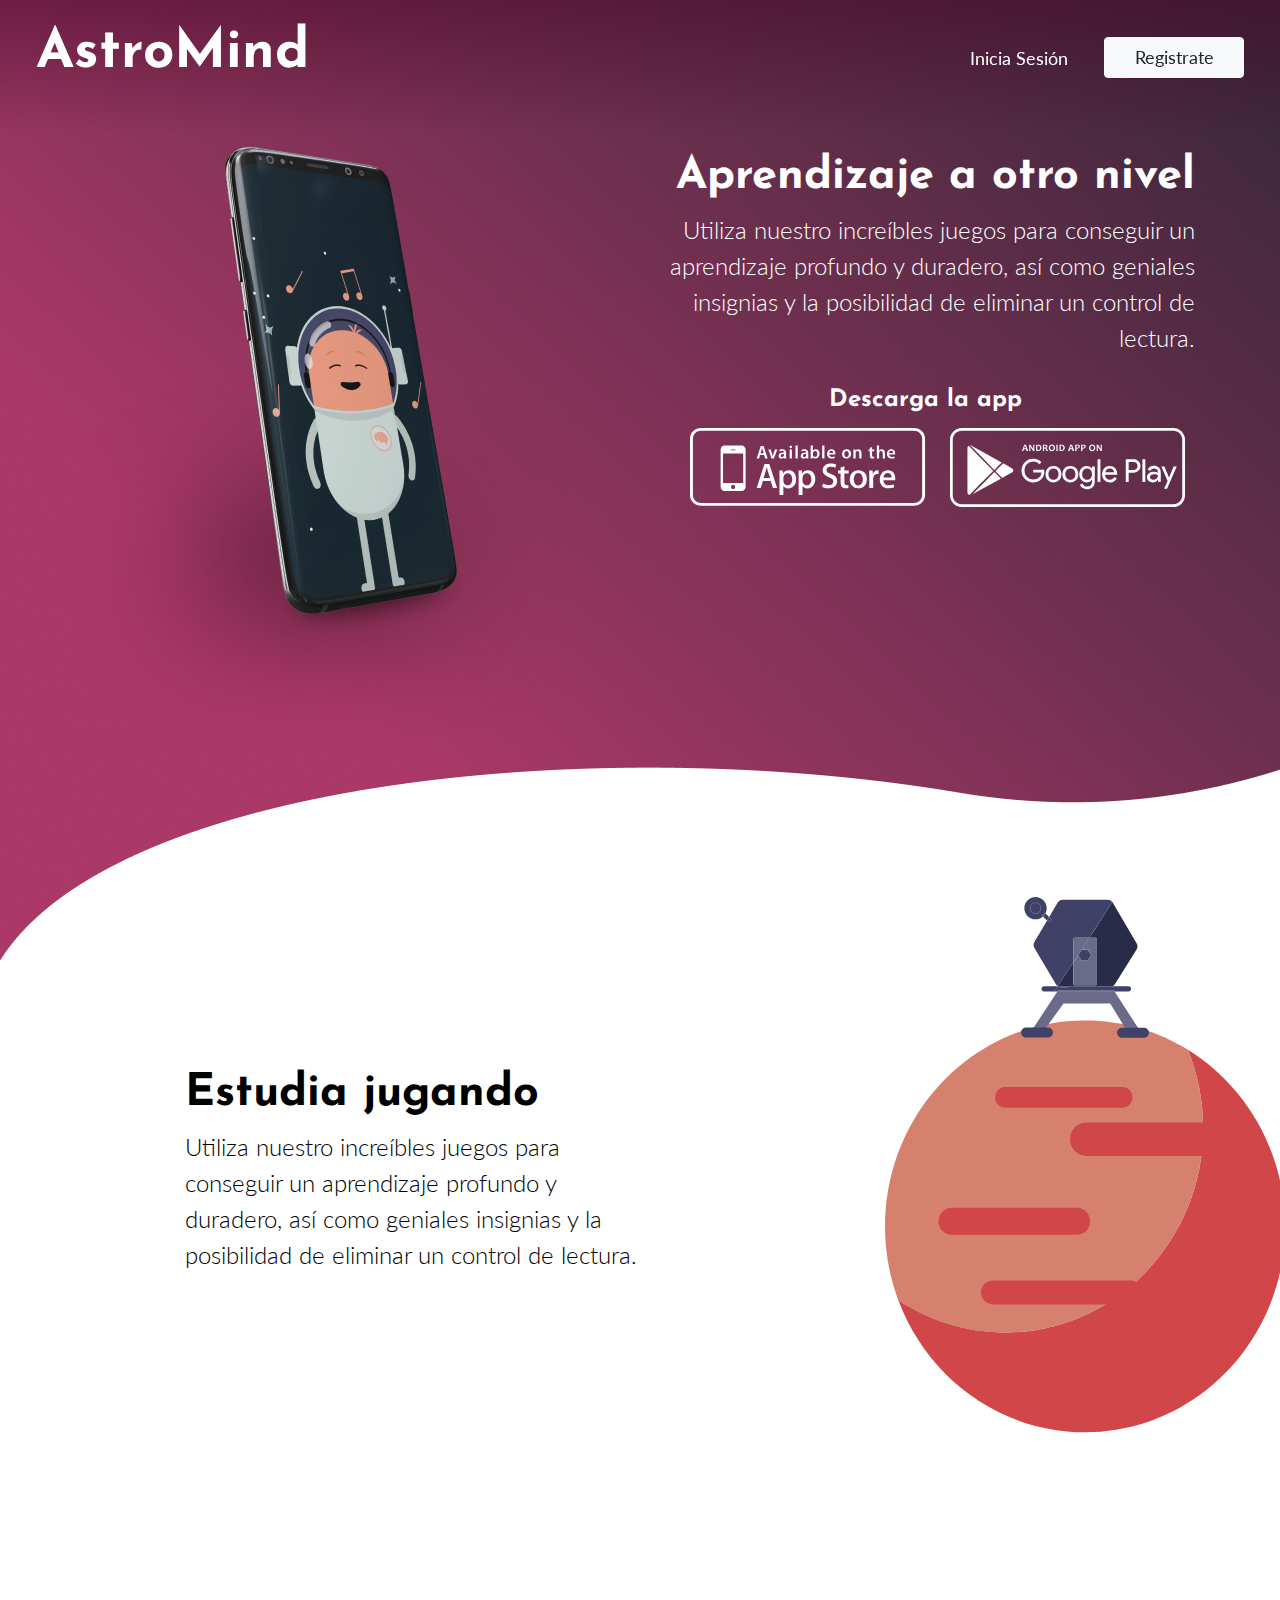
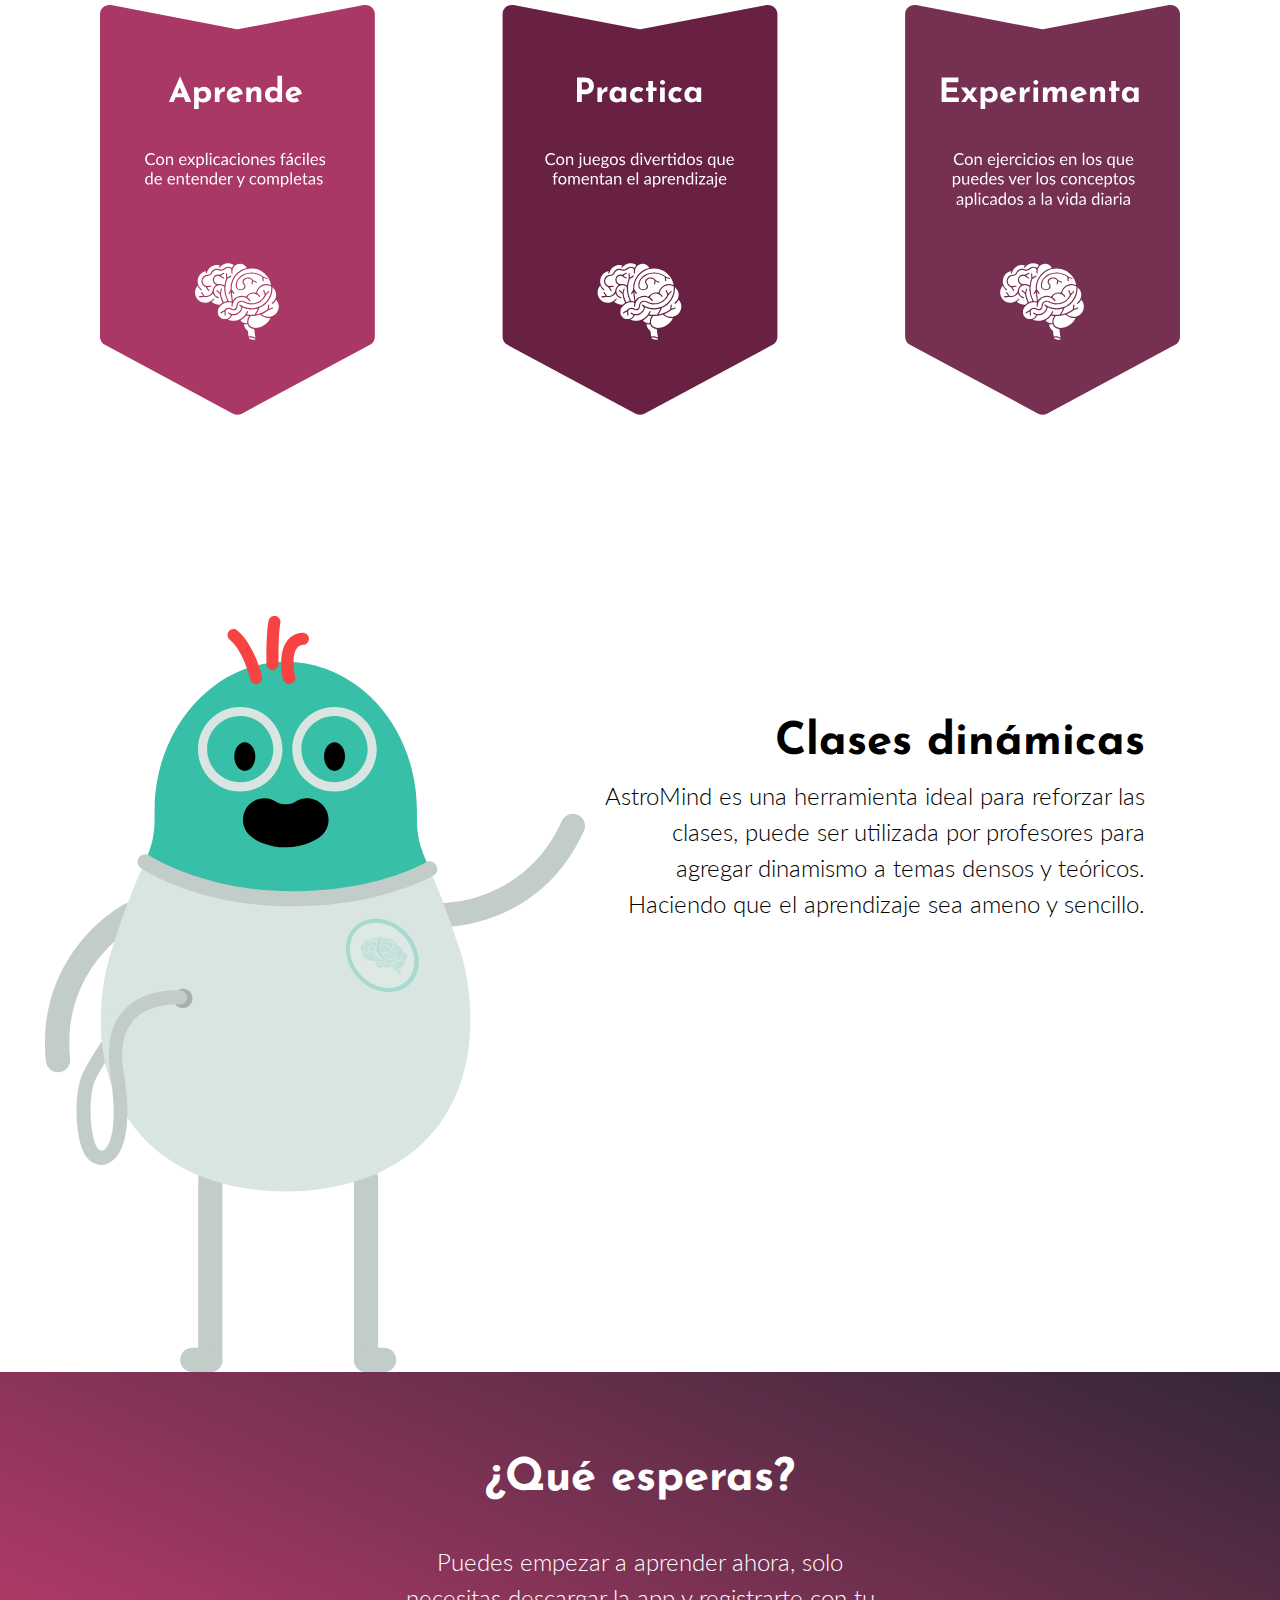
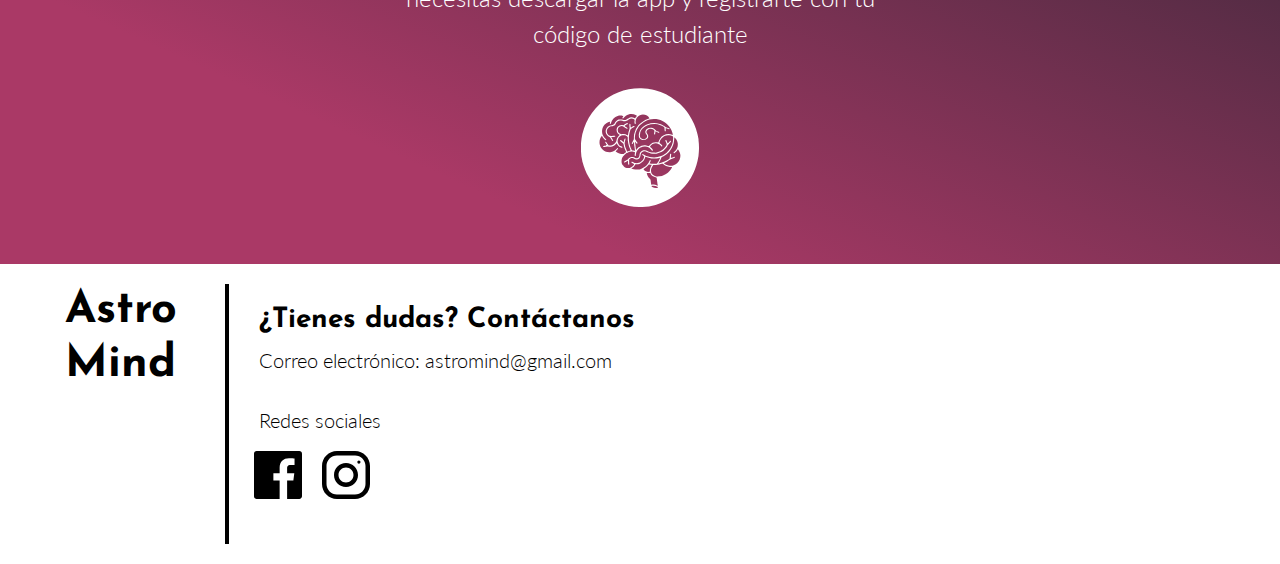
<file: LandingPage/Bravo/index.html>
<!DOCTYPE html>
<html lang="es">
<head>

  <meta charset="UTF-8">
  <meta name="viewport" content="width=device-width, initial-scale=1.0">
  <meta http-equiv="X-UA-Compatible" content="ie=edge">
  <title>AstroMind</title>
  <link rel="icon" type="image/png" href="images/brain.png">
  <link rel="stylesheet" href="https://stackpath.bootstrapcdn.com/bootstrap/4.3.1/css/bootstrap.min.css" integrity="sha384-ggOyR0iXCbMQv3Xipma34MD+dH/1fQ784/j6cY/iJTQUOhcWr7x9JvoRxT2MZw1T" crossorigin="anonymous">
  <link href="https://fonts.googleapis.com/css?family=Josefin+Sans:400,600,700|Lato:300i,400,700&display=swap" rel="stylesheet">
  <link rel="stylesheet" type="text/css" href="style.css">

</head>
  <body>

    <header>

      <nav class="navbar navbar-dark fixed-top">
        <h1 class="navbar-brand titulo">AstroMind</h1>
        <ul class="nav">
          <li class="nav-item"><a href="#" class="nav-link">Inicia Sesión</a></li>
          <li class="nav-item"><button type="button" class="btn btn-light">Registrate</button></li>
        </ul>
      </nav>
    </header>

<div class="container">
  <div class="row intro">
    <div class="col-sm-6">
      <img src="images/mockup.png" alt="Uno de los juegos sobre memoria" class="mockup"/>
    </div>


    <div class="texto col-sm-6">
      <h1>Aprendizaje a otro nivel</h1>
      <p>Utiliza nuestro increíbles juegos para conseguir un aprendizaje profundo y duradero, así como geniales insignias y la posibilidad de eliminar un control de lectura. </p>
      <h2 class="descarga">Descarga la app</h2>

      <div class="tienda">
        <img src="images/appstore.svg" alt="Descarga desde la appStore" class="icono">
        <img src="images/googleplay.svg" alt="Descarga desde la tiende de google" class="icono">
      </div>
    </div>
  </div>

  <div class="estudia row">

    <div class="col-sm-6 textoCentrado">
      <h1 class="oscuro izquierda">Estudia jugando</h1>
      <p class="oscuro izquierda">Utiliza nuestro increíbles juegos para conseguir un aprendizaje profundo y duradero, así como geniales insignias y la posibilidad de eliminar un control de lectura. </p>
    </div>

    <div class="col-sm-4 planeta">
      <img src="images/planeta.svg" alt="Nave sobre planeta">
    </div>
  </div>

  <img src="images/tarjetas.svg" alt="" class="col-sm-12">

  <div class="row personaje">
    <img src="images/personaje.svg" alt="Personaje de percepción visual" class="col-sm-6 imagen">

    <div class="texto col-sm-6 dinamica">
      <h1 class="oscuro">Clases dinámicas</h1>
      <p class="oscuro">AstroMind es una herramienta ideal para reforzar las clases, puede ser utilizada por profesores para agregar dinamismo a temas densos y teóricos. Haciendo que el aprendizaje sea ameno y sencillo.</p>
    </div>
  </div>
</div>

<div class="pregunta">
    <h1 class="textoCentro">¿Qué esperas?</h1>
    <p class="textoCentrado">Puedes empezar a aprender ahora, solo necesitas descargar la app y registrarte con tu código de estudiante</p>
    <div class="brain">
      <img src="images/brain.svg" alt="Logo cerebro">
    </div>
</div>

  <div class="row footer">
    <h1 class="oscuro col-sm-2 nombreApp">Astro<br>Mind</h1>

    <div class="separador"></div>

    <div class="contenidoFooter">
      <h1 class="oscuro subtitulo">¿Tienes dudas? Contáctanos</h1>
      <p class="oscuro">Correo electrónico:  <a href="#">astromind@gmail.com</a> <br>
      <br>Redes sociales</p>
      <div class="row redes">
        <img src="images/fb_logo.svg" alt="Facebook" class="logo">
        <img src="images/instagram.svg" alt="Instagram" class="logo">
      </div>
    </div>
  </div>

  </body>
</html>
</file>
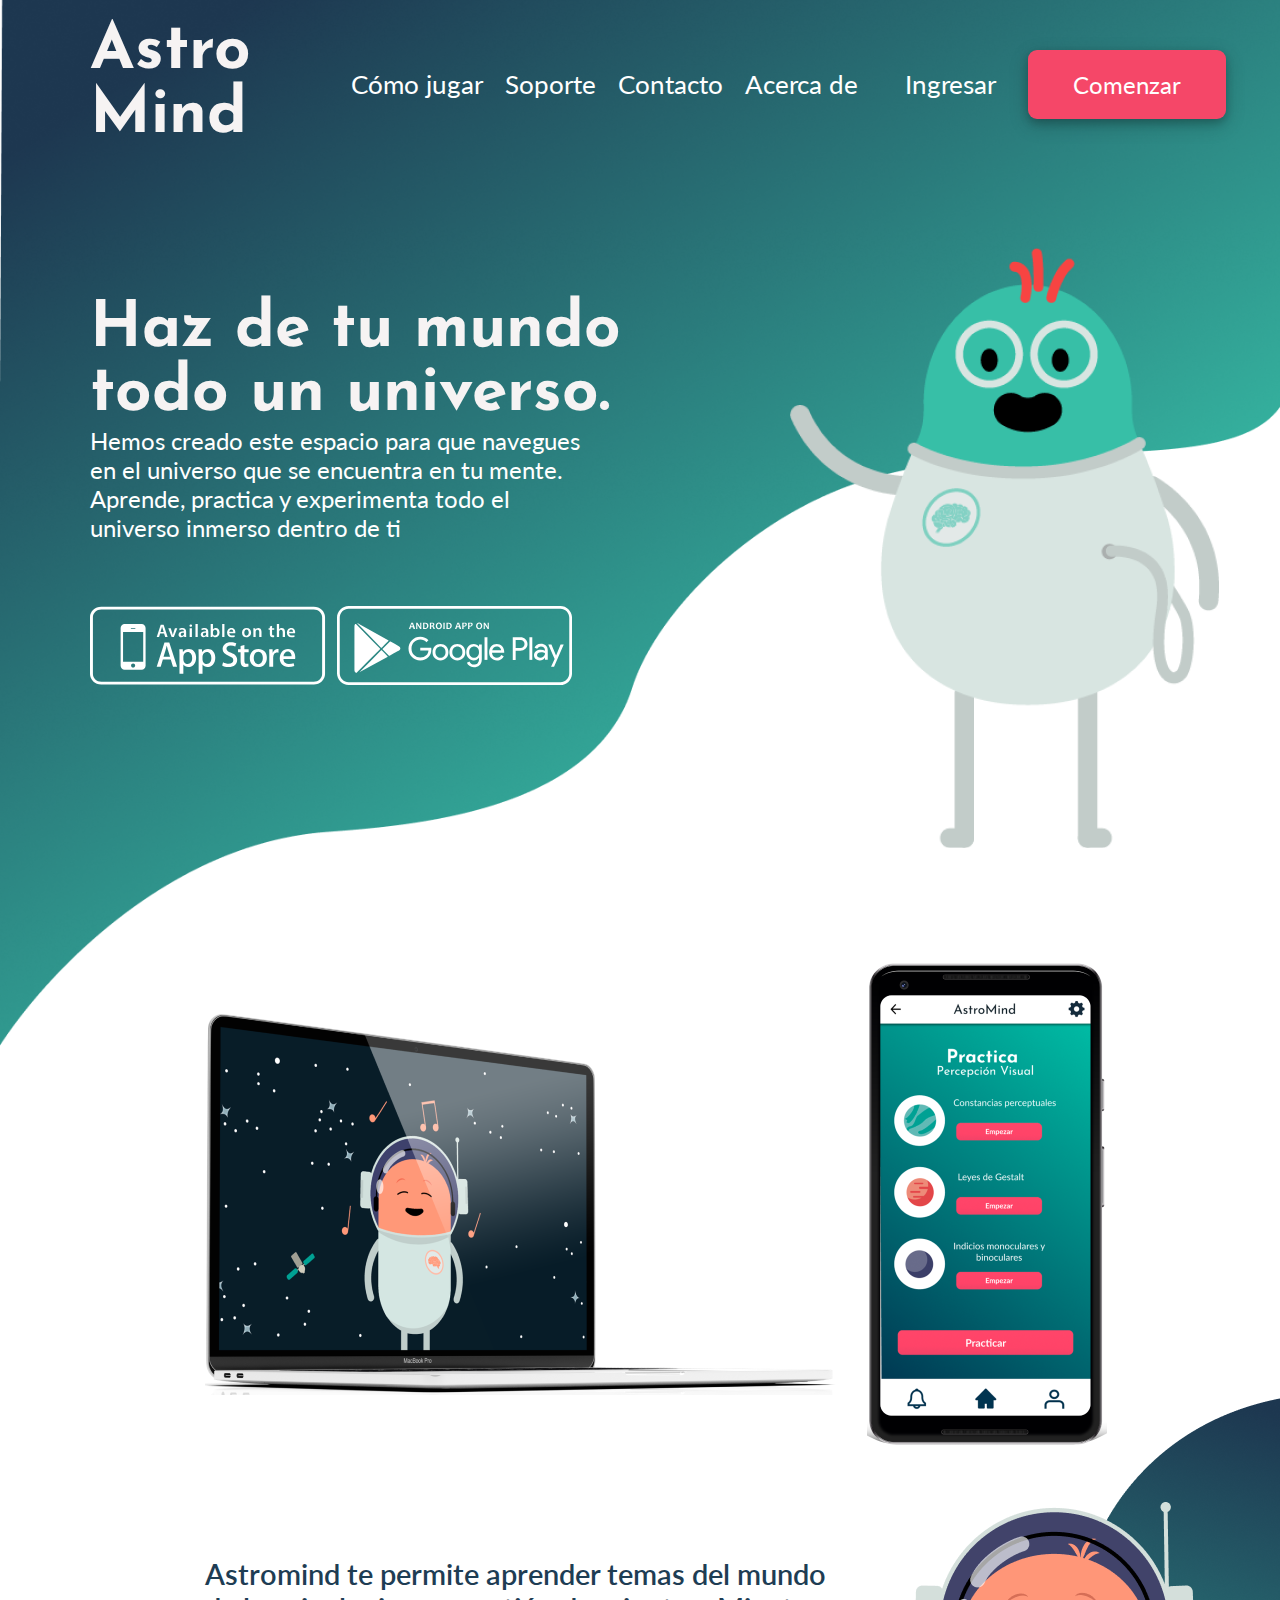
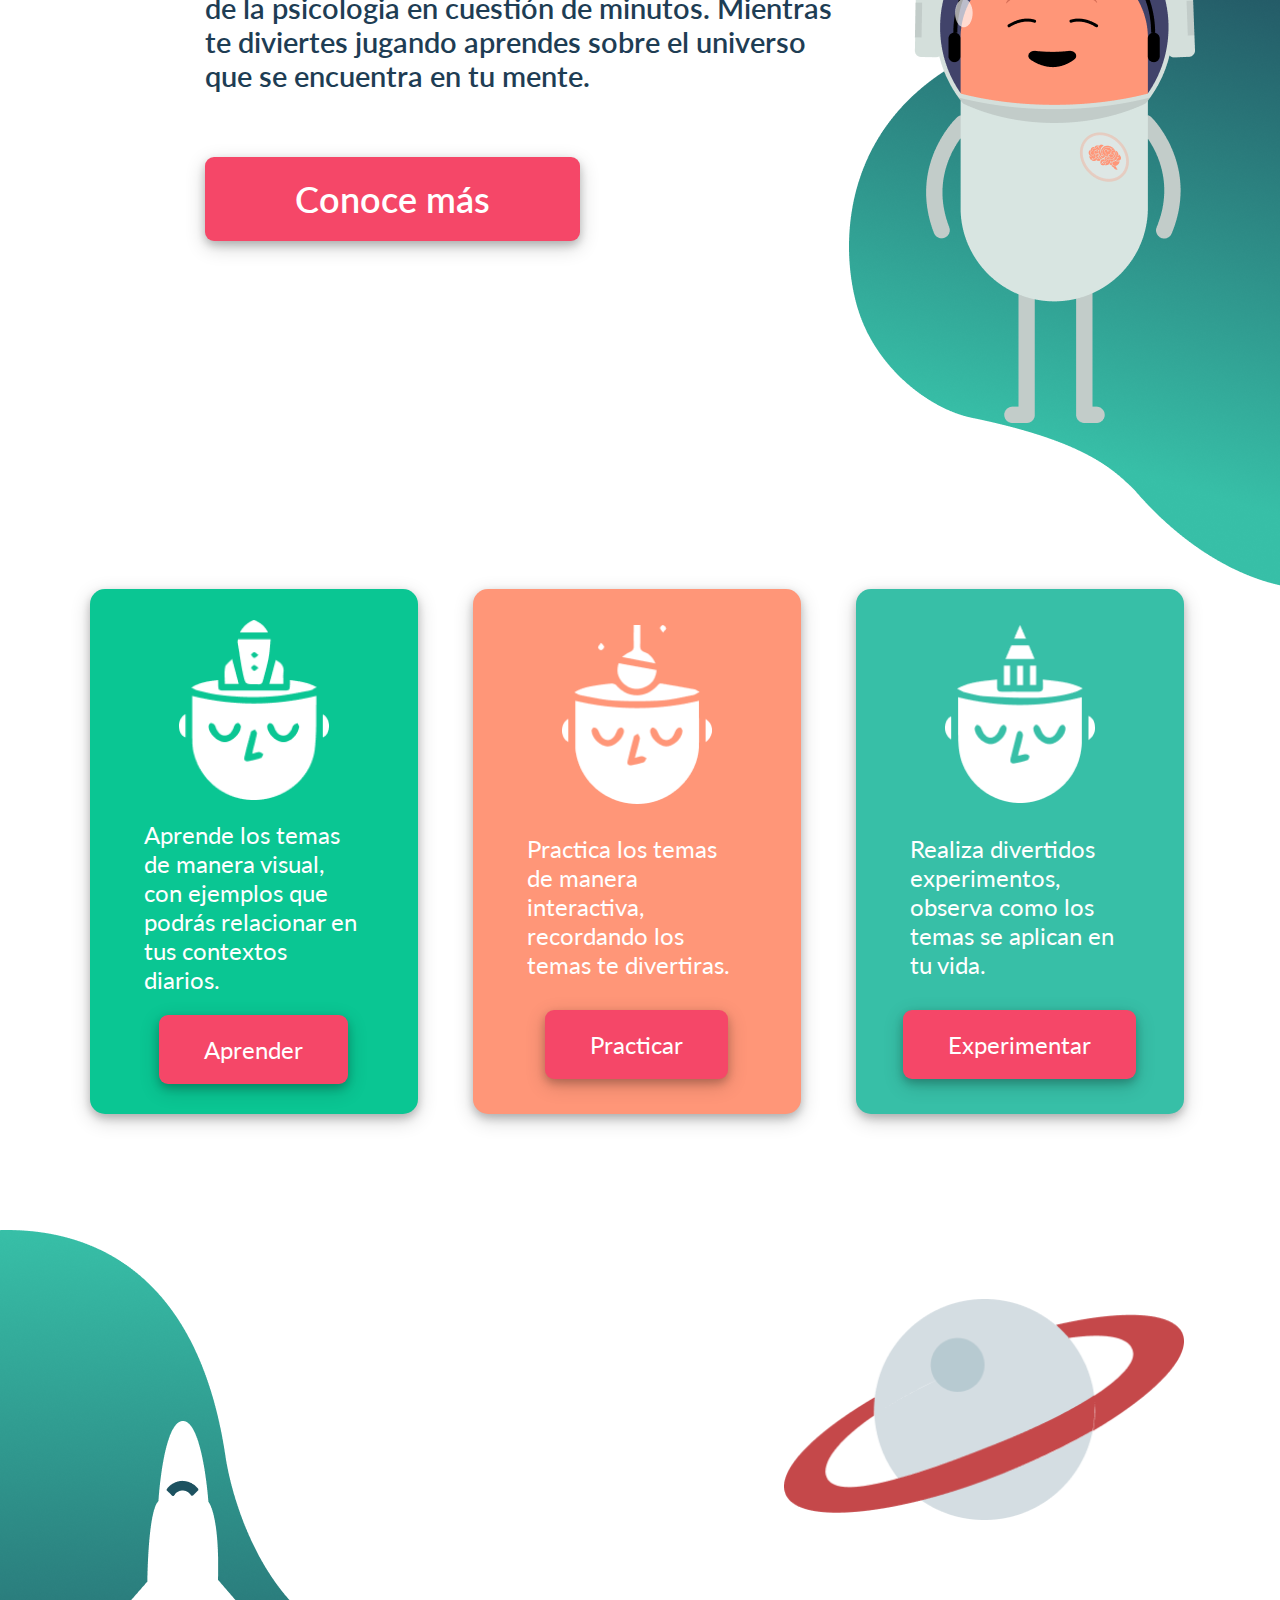
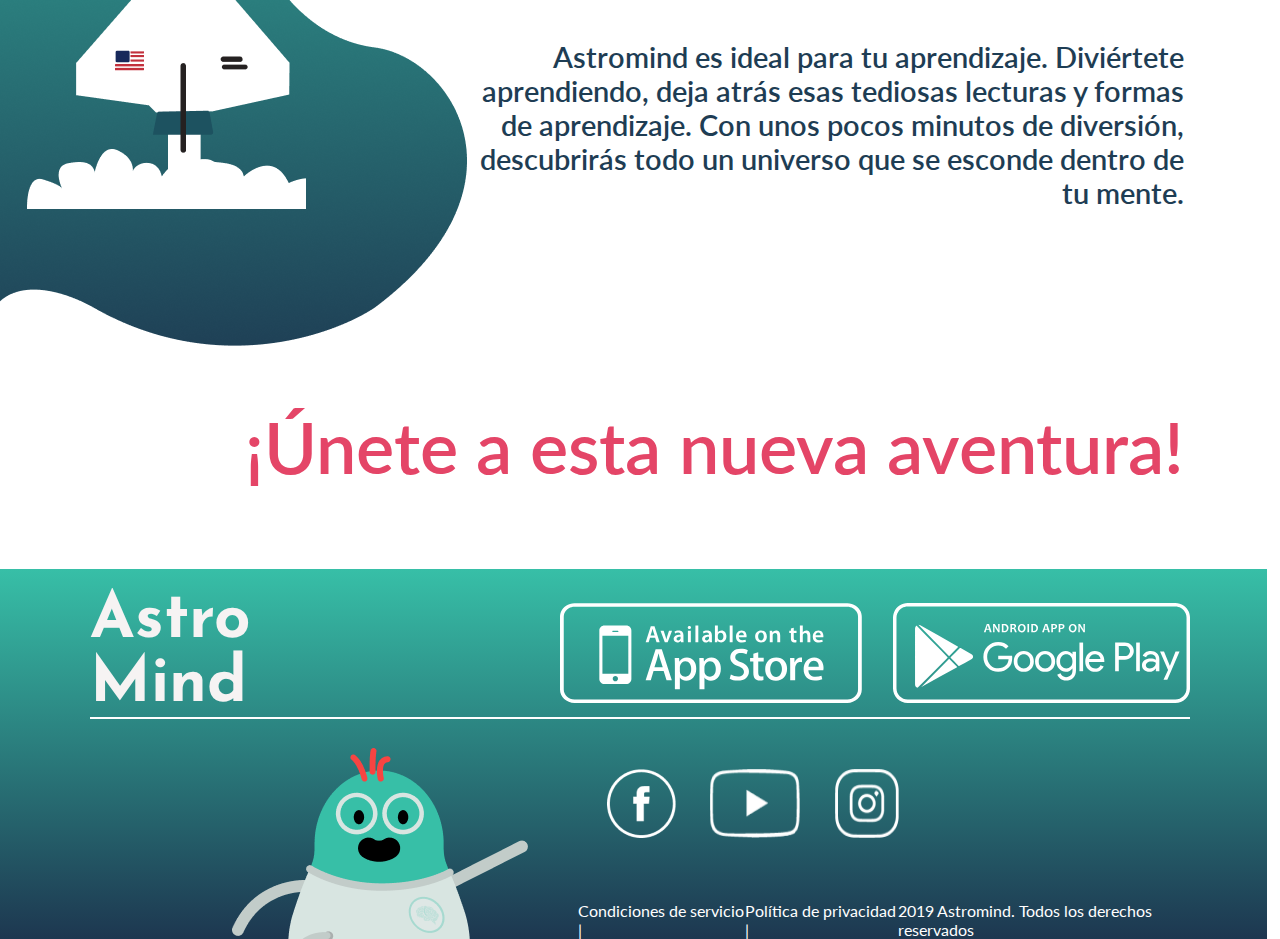
<file: LandingPage/Juanes/index.html>
<!DOCTYPE html>
<html>
    <head>
        <title>Astro Mind</title>
        <link rel='stylesheet' type='text/css' href='style.css'/>
        <link href="https://fonts.googleapis.com/css?family=Josefin+Sans:400,700|Lato:400,700&display=swap" rel="stylesheet">
    </head> 
    <body>
        <div class= "body_content">
            <div class= "header">
                    <div class="name">
                        <h1>Astro<br>Mind</h1>
                    </div>
                    <div class= "menu">
                        <div class ="navigation">
                            <h2 class="underline">Cómo jugar</h2>
                            <h2 class="underline">Soporte</h2>
                            <h2 class="underline">Contacto</h2>
                            <h2 class="underline">Acerca de</h2>
                        </div>
                        <div class="start">
                            <h2 class="underline">Ingresar</h2>
                            <button>Comenzar</button>
                        </div>
                    </div>
            </div>
            <div class= "container1">
                <div class="content">
                    <h1>Haz de tu mundo todo un universo.</h1>
                    <h4>Hemos creado este espacio para que navegues en el universo que se encuentra en tu mente. Aprende, practica y experimenta todo el universo inmerso dentro de ti</h4>
                    <div class="stores">
                        <img src="./img/appstore%201.svg">
                        <img src="./img/Frame.svg">
                    </div>
                </div>
                <img src="./img/Recurso%201.png">
            </div>
            <div class= "container2">
                <div class="images">
                    <img src="./img/Pc.png">
                    <img src="./img/Pixel%202%20&%20XL%20PSD.png">
                </div>
                <div class="content2">
                    <div class="text">
                        <h3>Astromind te permite aprender temas del mundo de la psicologia en cuestión de minutos. Mientras te diviertes jugando aprendes sobre el universo que se encuentra en tu mente.</h3>
                        <button>Conoce más</button>
                    </div>
                    <img src="./img/Group%202.png">
                </div>
            </div>
            <div class="container3">
                <div class="card" style= "background-color: #0AC693">
                    <img src="./img/head1.png">
                    <h4>Aprende los temas de manera visual, con ejemplos que podrás relacionar en tus contextos diarios.</h4>
                    <button>Aprender</button>
                </div>
                <div class="card" style= "background-color: #FF9678">
                    <img src="./img/head2.png">
                    <h4>Practica los temas de manera interactiva, recordando los temas te divertiras. </h4>
                    <button>Practicar</button>
                </div>
                <div class="card" style= "background-color: #37BFA7">
                    <img src="./img/head3.png">
                    <h4>Realiza divertidos experimentos, observa como los temas se aplican en tu vida.</h4>
                    <button>Experimentar</button>
                </div>
            </div>
            <div class="container4">
                <img src="./img/rocket.png">
                <div class="text2">
                    <img src="./img/planet.png">
                    <h3>Astromind es ideal para tu aprendizaje. Diviértete aprendiendo, deja atrás esas tediosas lecturas y formas de aprendizaje. Con unos pocos minutos de diversión, descubrirás todo un universo que se esconde dentro de tu mente.</h3>
                </div>
            </div>
            <h5 class="right">¡Únete a esta nueva aventura!</h5>
        </div>
            <div class="footer">
                <div class="footer_top">
                    <div class="name">
                        <h1>Astro<br>Mind</h1>
                    </div>
                    <div class="footer_stores">
                        <img style="height: 100px" src="./img/appstore%201.svg">
                        <img style="height: 100px" src="./img/Frame.svg">
                    </div>                    
                </div>
                <div class="footer_bottom">
                    <div class="character2"><img src="./img/personaje.png"></div>
                    <div class="footer_bottom_right">
                        <div class="social">
                            <img src="./img/Recurso%203.png">
                            <img src="./img/Recurso%204.png">
                            <img src="./img/Recurso%205.png">
                        </div>
                        <div class="conditions">
                            <p>Condiciones de servicio | </p>
                            <p>Política de privacidad | </p>
                            <p>2019 Astromind. Todos los derechos reservados</p>
                        </div>
                    </div>
                </div>
            </div>
    </body>
</file>
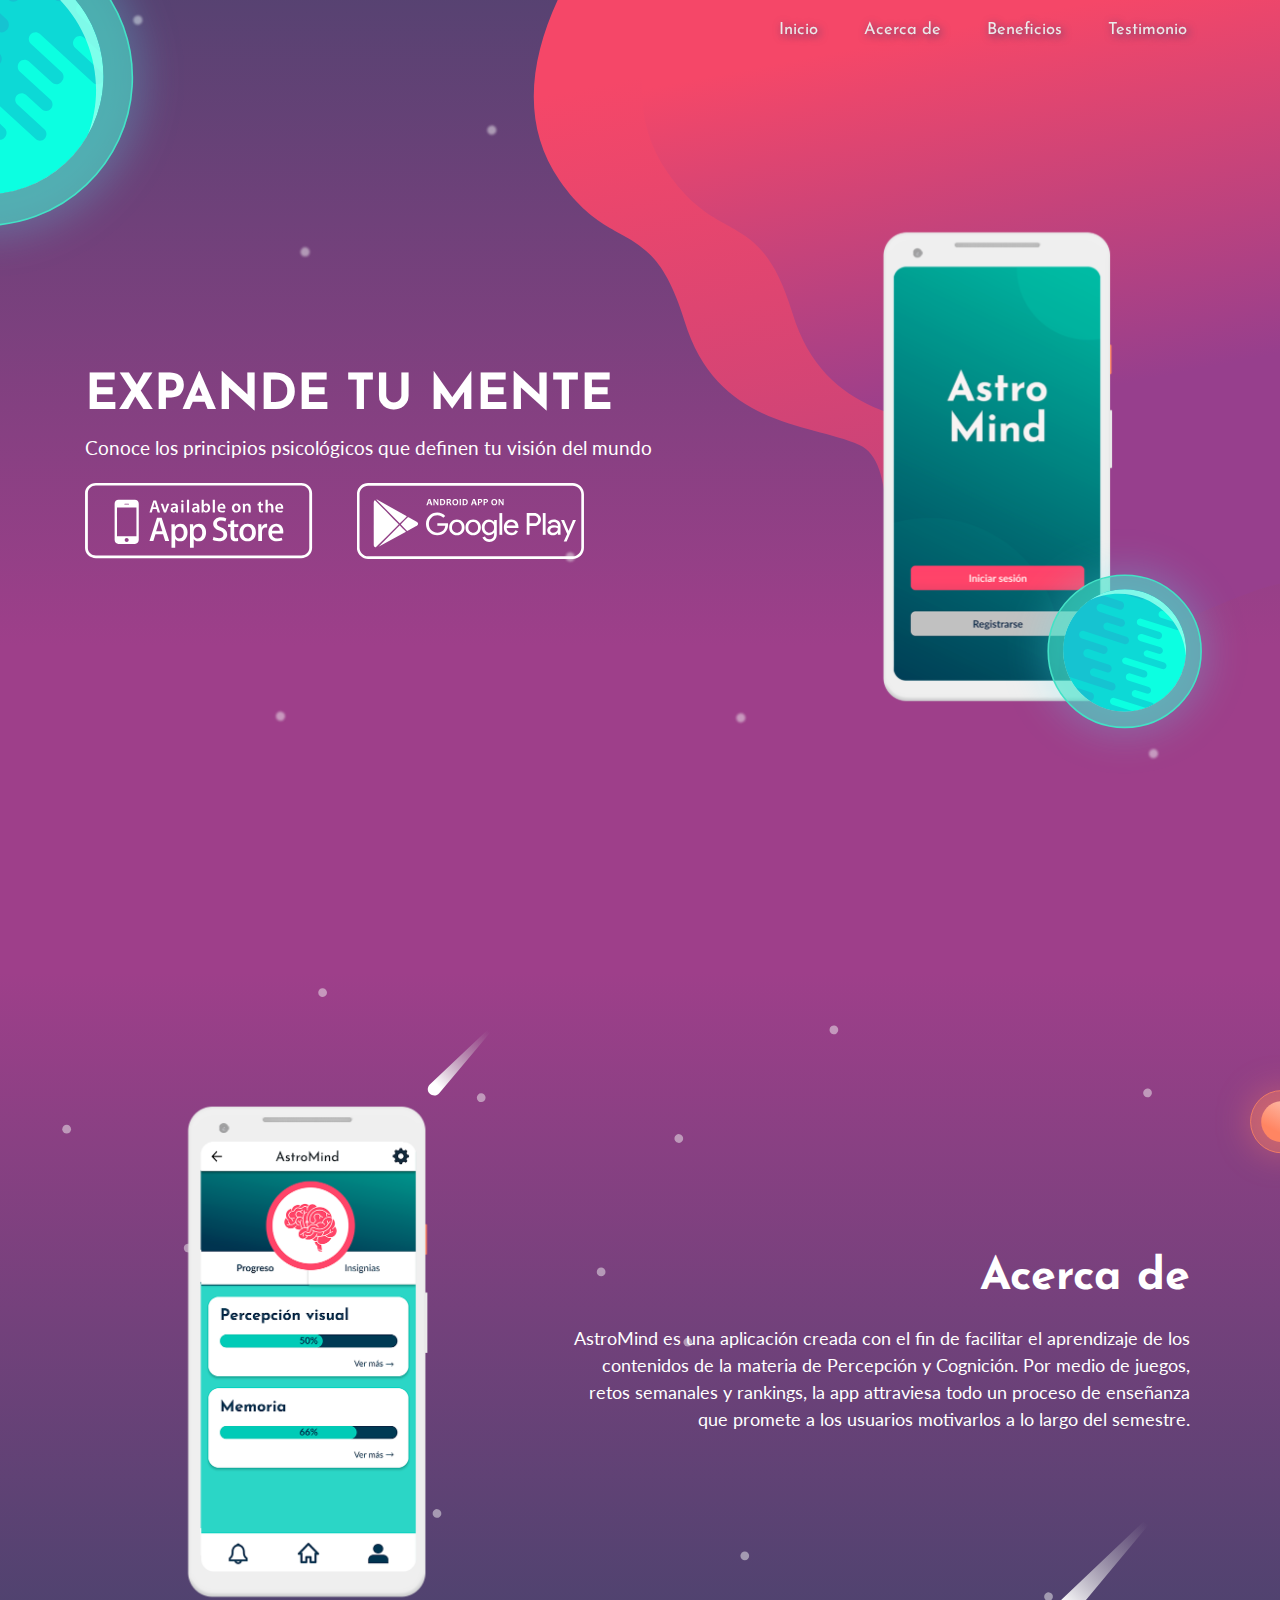
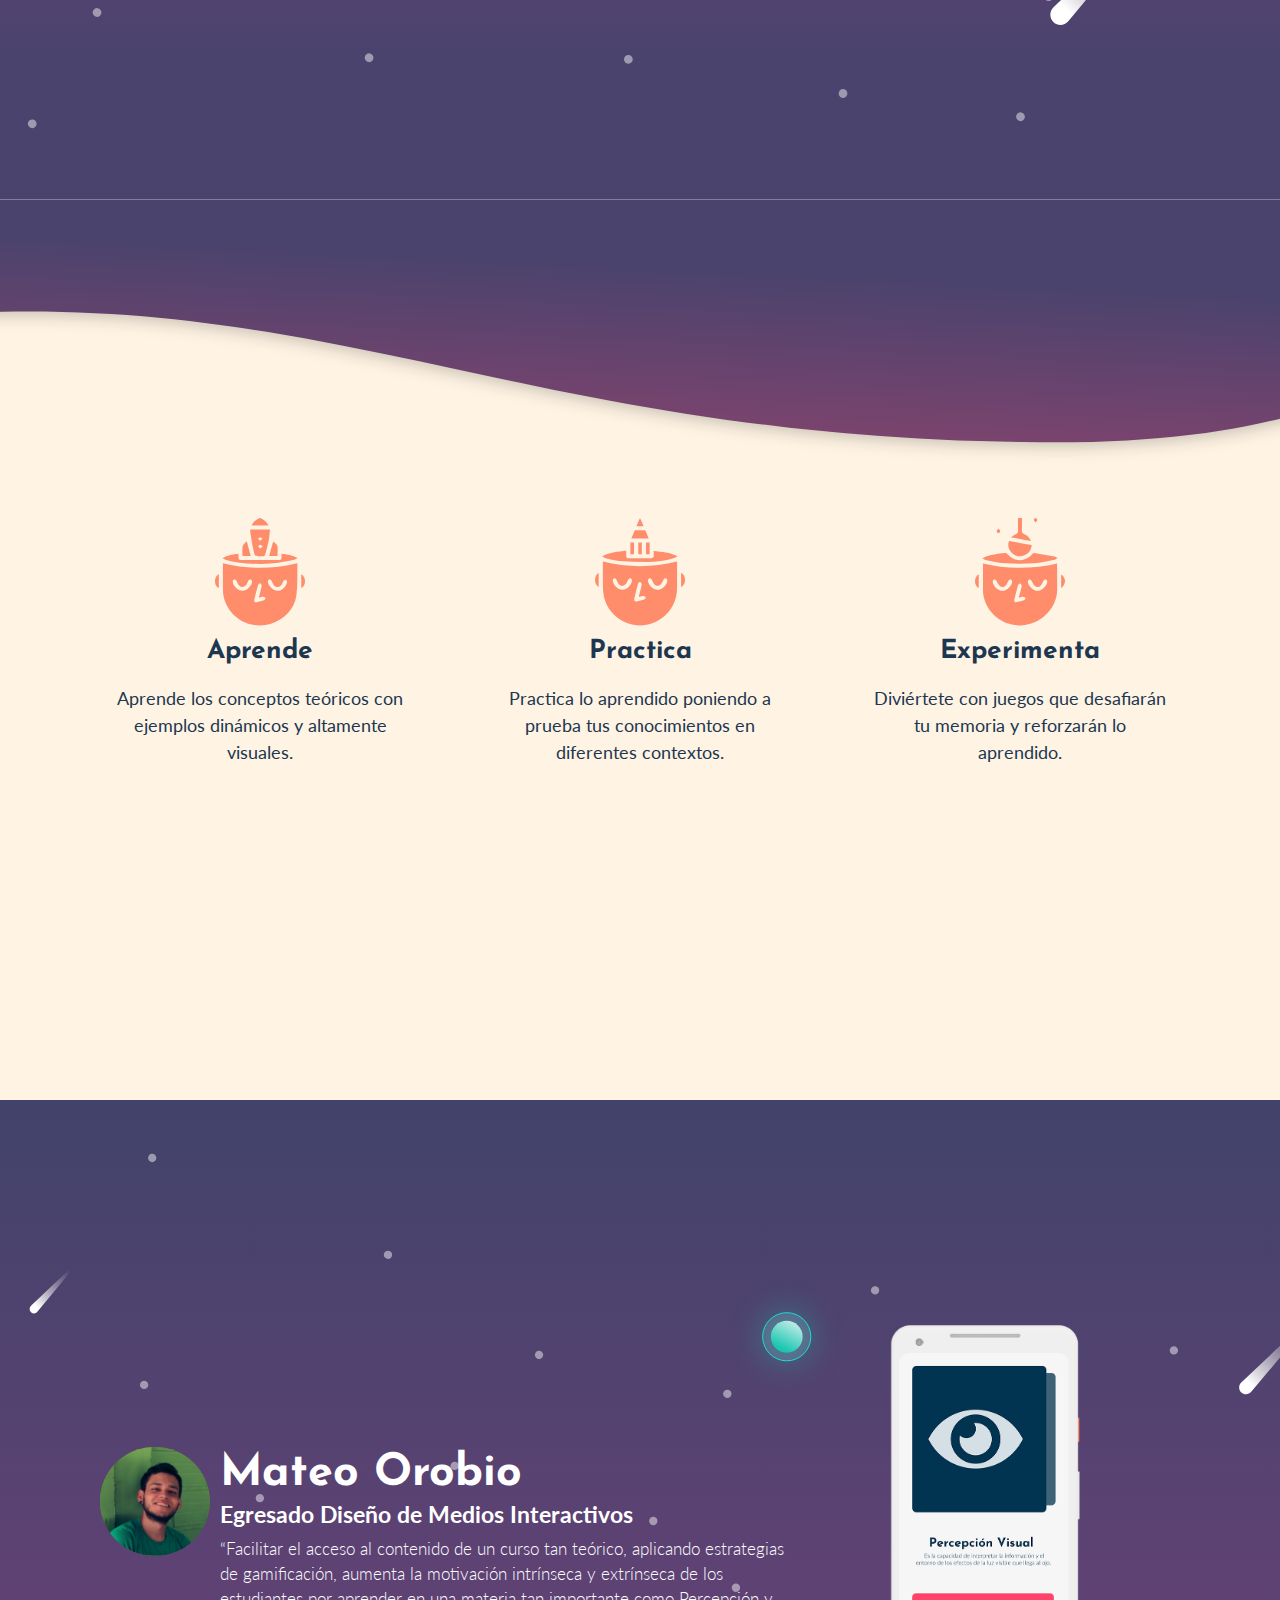
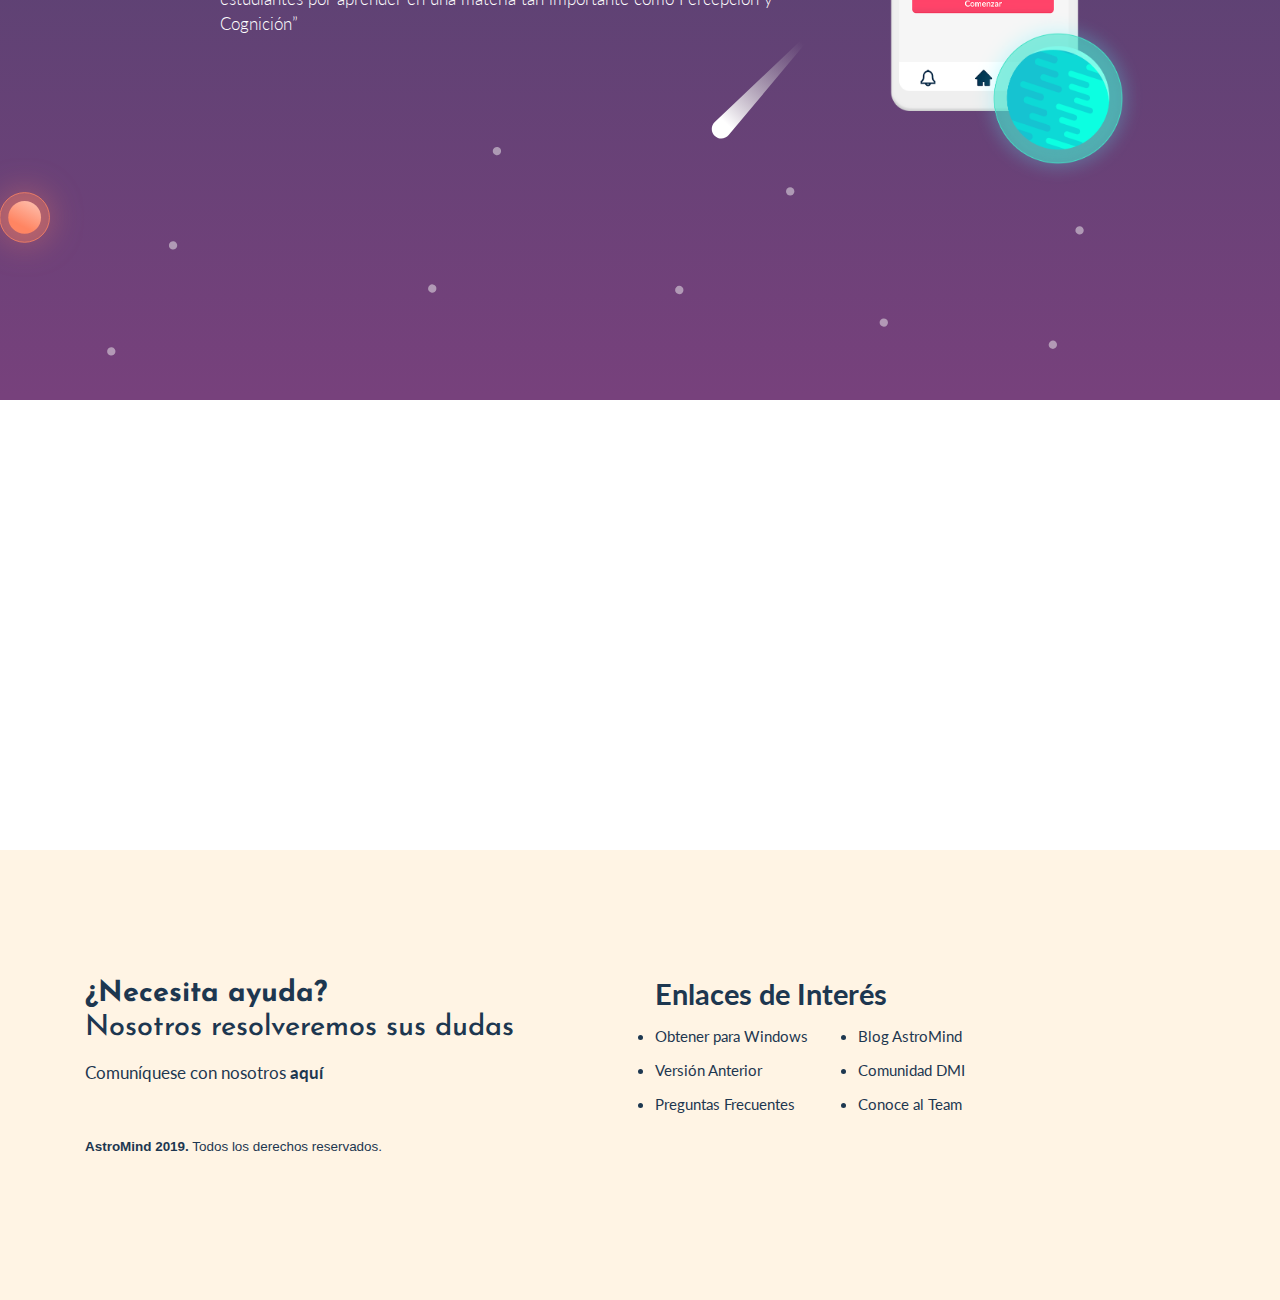
<file: LandingPage/Marian/index.html>
<!DOCTYPE html>
<html lang="es">
<head>
  <meta charset="UTF-8">
  <meta name="viewport" content="width=device-width, initial-scale=1.0">
  <meta http-equiv="X-UA-Compatible" content="ie=edge">
  <!-- Icono Favicon -->
  <link rel="icon" type="image/png" href="./img/icon.png"/>
  <!-- Css -->
  <link rel="stylesheet" href="https://stackpath.bootstrapcdn.com/bootstrap/4.3.1/css/bootstrap.min.css" integrity="sha384-ggOyR0iXCbMQv3Xipma34MD+dH/1fQ784/j6cY/iJTQUOhcWr7x9JvoRxT2MZw1T" crossorigin="anonymous">
  <!-- Fuentes de Google -->
  <link href="https://fonts.googleapis.com/css?family=Josefin+Sans:400,700|Lato:300,400,700&display=swap" rel="stylesheet">
  <link rel="stylesheet" type="text/css" href="./style.css">

  <!-- Sripts -->
  <script type="text/javascript">
   window.onload = function() {
     document.onmousemove = function(e) {
       var x = -(e.clientX/20);
       var y = -(e.clientY/20);
       this.getElementById('prueba').style.backgroundPosition = x + 'px ' + y + 'px';
     };
   };
  </script>
  <title>AstroMind</title>
</head>
<body>
    <div id="prueba">
      <div class="fondoHome">
        <div class="container">
          <nav class="navbar-expand-sm navbar-dark">
            <div class="container fixed-top">
              <ul class="navbar-nav justify-content-end  navegacion">
              <li class="nav-item"><a class="nav-link" href="#prueba">Inicio</a></li>
              <li class="nav-item"><a class="nav-link" href="#Acerca">Acerca de</a></li>
              <li class="nav-item"><a class="nav-link" href="#Beneficios">Beneficios</a></li>
              <li class="nav-item"><a class="nav-link" href="#Testimonio">Testimonio</a></li>
            </ul>
          </div>
          </nav>
          <div class="calltoaction">
            <div class="titulo">
              EXPANDE TU MENTE
            </div>
            <div class="subtitulo">
              Conoce los principios psicológicos que definen tu visión del mundo
            </div>
            <div class="descargar">
              <img src="./img/Descargar.svg" alt="Descargar la app">
            </div>
          </div>
        </div>
      </div>
    </div>
    <div class="acercade" id="Acerca">
      <!-- Sección Acerca de -->
      <div class="container descripcion">
        <div class="row">
          <div class="col-sm-5 pantalla">
            <img src="./img/pantalla3.png" alt="Pantalla Cuenta">
          </div>
          <div class="col-sm-7 mensaje acerca justify-content-center">
            <h2>Acerca de</h2>
            <p>AstroMind es una aplicación creada con el fin de facilitar el aprendizaje de los contenidos de la materia de Percepción y Cognición. Por medio de juegos, retos semanales y rankings, la app attraviesa todo un proceso de enseñanza que promete a los usuarios motivarlos a lo largo del semestre.</p>
          </div>
        </div>
      </div>

    </div>
    <div class="beneficios" id="Beneficios">
      <!-- Sección Beneficios -->
      <div class="container">
        <div class="row benefi">
          <div class="col-sm bf">
            <img src="./img/Aprende.svg" alt="Aprende">
            <h3>Aprende</h3>
            <p>Aprende los conceptos teóricos  con ejemplos dinámicos y altamente visuales.</p>
          </div>
          <div class="col-sm bf">
            <img src="./img/Practica.svg" alt="Practica">
            <h3>Practica</h3>
            <p>Practica lo aprendido poniendo a prueba tus conocimientos en diferentes contextos.</p>
          </div>
          <div class="col-sm bf">
            <img src="./img/Experimenta.svg" alt="Experimenta">
            <h3>Experimenta</h3>
            <p>Diviértete con juegos que desafiarán tu memoria y reforzarán lo aprendido.</p>
          </div>
        </div>
      </div>
    </div>
    <div class="testimonio" id="Testimonio">
      <!-- Sección Testimonio -->
      <div class="row container testi">
        <div class="col-sm-8 mensaje">
          <div class="mateo">
            <img src="./img/User.svg" alt="Mateo Orobio">
          </div>
          <div class="texto">
            <h2>Mateo Orobio</h2>
            <h4>Egresado Diseño de Medios Interactivos</h4>
            <p>“Facilitar el acceso al contenido de un curso tan teórico, aplicando estrategias de gamificación, aumenta la motivación intrínseca y extrínseca de los estudiantes por aprender en una materia tan importante como Percepción y Cognición”</p>
          </div>
        </div>
        <div class="col-sm-4 mockup">
          <img src="./img/pantalla2.png" alt="Inicio Percepción Visual">
        </div>
      </div>
    </div>
    <div class="obtener">
      <div class="descarga">
        <h2>Descárgala ahora</h2>
        <img src="./img/Descargar.svg" alt="Descargar la app">
      </div>
    </div>
    <footer>
      <div class="pie">
        <!-- Pie de Página -->
        <div class="container contenido">
          <div class="row">
            <div class="col-md-6 ayuda">
              <h2>¿Necesita ayuda?</h2>
              <h3>Nosotros resolveremos sus dudas</h3>
              <p>Comuníquese con nosotros <strong><a href="#">aquí</a></strong></p>
            </div>
            <div class="col-md-6 justify-content-end links">
              <h4>Enlaces de Interés</h4>
              <div class="interes">
                <div class="enlaces">
                  <ul>
                    <li><a href="#">Obtener para Windows</a></li>
                    <li><a href="#">Versión Anterior</a></li>
                    <li><a href="#">Preguntas Frecuentes</a></li>
                  </ul>
                </div>
                <div class="enlaces">
                  <ul>
                    <li><a href="#">Blog AstroMind</a></li>
                    <li><a href="#">Comunidad DMI</a></li>
                    <li><a href="#">Conoce al Team</a></li>
                  </ul>
                </div>
              </div>
            </div>
          </div>
          <div class="derechos">
            <p><strong>AstroMind 2019.</strong> Todos los derechos reservados.</p>
          </div>
        </div>
      </div>
    </footer>
</body>
</html>
</file>
<file: LandingPage/Bravo/style.css>
*{
  padding: 0;
  margin: 0;
}

body {
  background-image: url("images/fondo1.png");
  background-repeat: no-repeat;
  height: 100%;
  width: 100%;
}

header {
  z-index: 1;
  width: 100%;
  height: 150px;
  background-image: url("images/header.png");
  position: fixed;
}

.container {
  position: relative;
  z-index: -1;
}

h1 {
  font-family: 'Josefin Sans', sans-serif;
  font-weight: 700;
  font-size: 45px;
  color: #FFFFFF;
}

.titulo {
  font-size: 55px;
  margin-left: 20px;
}

nav li {
  font-family: 'Lato', sans-serif;
  font-weight: 400;
  font-size: 18px;
  margin: 0 10px;

}

nav li a{
  color: white;
}

nav li a:hover {
  color: white;
  font-weight: 700;
}

.btn-light {
  width: 140px;
  font-family: 'Lato', sans-serif;
  font-weight: 400;
  font-size: 18px;
  margin-right: 10px
}

.intro {
  padding-top: 150px;
}

.mockup {
  margin: -50px;
  display: inline-block;
}

p{
  color: white;
  font-family: 'Lato', sans-serif;
  font-size: 24px;
  font-weight: 300;
}

h2 {
  text-align: center;
  font-family: 'Josefin Sans', sans-serif;
  font-weight: 700;
  font-size: 24px;
  color: #FFFFFF;
}

.descarga {
  margin-top: 30px;
}

.texto {
  text-align: right;
  position: relative;
  display: inline-block;
}

.icono {
  margin: 5px 10px;
}

.estudia {
  margin-top: 330px;
}

.textoCentrado {
  text-align: right;
  position: relative;
  display: inline-block;
  margin-left: 100px;
}

.oscuro {
  color: #000;
}

.izquierda {
  text-align: left;
}

.planeta {
  position: relative;
  left: 200px;
  bottom: 170px;
}

.personaje{
  position: relative;
  top: 200px;
}

.dinamica {
  position: relative;
  top: 100px;
  right: 50px;
}

.imagen {
  position: relative;
  right: 40px;
}

.pregunta {
  height: 492px;
  text-align: center;
  padding: 80px;
  background-image: url("images/fondo2.svg");
  margin-top: 200px;
}

.textoCentrado {
  z-index: 1;
  text-align: center;
  max-width: 500px;
}

p.textoCentrado {
  position: relative;
  top: 30px;
  left: -50px;
}

.brain {
  position: relative;
  top: 50px;
  display: flex;
  justify-content: center;
}

.footer {
  padding: 20px 40px;
  width: 100%;
  height: 300px;
}

.nombreApp {
  position: relative;
  right: -25px;
}

.separador {
  width: 4px;
  height: 100%;
  background: black;
}

.contenidoFooter {
  padding: 20px 30px;
}

.subtitulo {
  font-size: 28px;
}

.oscuro a {
  color: black;
}

.contenidoFooter p {
  font-size: 20px;
}

.logo {
  margin: 0 10px;
}
</file>
<file: LandingPage/Juanes/style.css>
*{
    margin: 0;
    padding: 0;
}
body{
    display: flex;
    flex-direction: column;
    width: 100vw;
    background: url(./img/Vector.png);
    background-position: top;
    background-repeat: no-repeat;
    background-size:contain;
}
h1{
    font-family: Josefin sans;
    color: #F6F3F3;
    font-size: 64px;
    font-weight: 700;
}
h2{
    font-family: lato;
    color: #FFF;
    font-size: 26px;
    font-weight: 400;
}
h3{
    font-family: lato;
    color: #1E3D54;
    font-size: 28.5px;
    font-weight: 600;
}
h4{
    font-family: lato;
    color: #FFF;
    font-size: 24px;
    font-weight: 400;
}
h5{
    font-family: lato;
    color: #E44567;
    font-size: 72px;
    font-weight: 600;
}
p{
    font-family: lato;
    color: #FFF;
    font-size: 16px;
    font-weight: 400;
}

button{
    background-color: #F54768;
    border-radius: 9px;
    font-family: lato;
    color: #FFF;
    font-size: 24px;
    font-weight: 400;
    padding: 20px 45px;
    border: none;
    box-shadow: 0 4px 8px 0 rgba(0, 0, 0, 0.2), 0 6px 20px 0 rgba(0, 0, 0, 0.19);
}
.underline:hover{
    border-bottom: 1px solid white;
}
.body_content{
    position: relative;
    z-index: 1;
    height: 100%;
    width: 90%;
    padding-left: 7%;
    padding-right: 3%;
    margin-top: 20px;
}
.header{
    position: relative;
    display: inline-flex;
    flex-direction: row;
    width: 100%;
    height: 20%;
    align-items: center;
    justify-content: space-between;
}
.name{
    position: relative;
    width: 20%;
}
.menu{
    position: relative;
    width: 80%;
    display: inline-flex;
    flex-direction: row;
    justify-content: space-around;
}
.navigation{
    position: relative;
    display: inline-flex;
    flex-direction: row;
    align-items: center;
    width: 60%;
    justify-content: space-around;
    margin: 0px 20px;
}
.start{
    position: relative;
    display: inline-flex;
    flex-direction: row;
    align-items: center;
    width: 40%;
    justify-content: space-around;
}
.container1{
    position: relative;
    width: 98%;
    padding-right: 2%;
    margin-top: 100px;
    display: inline-flex;
    flex-direction: row;
    align-content: center;
    justify-content: flex-end;
}
.content{
    position: relative;
    width: 95%;
    padding-right: 5%;
    padding-top: 50px;
    display: inline-flex;
    flex-direction: column;
    align-items: flex-start;
    justify-content: flex-start;
}
.content h4{
    padding-right: 20%;
}
.stores{
    display: inline-flex;
    width: 75%;
    flex-direction: row;
    padding-top: 10%;
    justify-content: space-between;
}
.container2{
    display: inline-flex;
    position: relative;
    flex-direction: column;
    padding-left: 10%;
    padding-top: 10%;
}
.images{
    display: inline-flex;
    flex-direction: row;
    align-items: center;
}.images img{
    padding-right: 3%;
}
.container2 button{
    margin-top: 10%;
    font-size: 36px;
    padding: 20px 90px;
    font-weight: 600; 
}
.content2{
    z-index: 1;
    position: relative;
    width: 105%;
    margin-top: -5%;
    display: inline-flex;
    flex-direction: row;
    align-items: flex-start;
    justify-content: space-between;
}
.content2 img{
    right: -50px;
}
.text{
    margin-top: 15%;
    z-index: 1;
    width: 65%;
}
.container3{
    display: inline-flex;
    position: relative;
    width: 95%;
    padding-right: 5%;
    flex-direction: row;
    justify-content: space-between;
    align-content: center;
}
.card{
    display: inline-flex;
    position: relative;
    width: 20%;
    height: 485px;
    flex-direction: column;
    border-radius: 15px;
    align-items: center;
    justify-content: space-around;
    padding: 20px 5%;
    box-shadow: 0 4px 8px 0 rgba(0, 0, 0, 0.2), 0 6px 20px 0 rgba(0, 0, 0, 0.19);
}
.card img{
    width: 150px;
    height: auto;
}
.container4{
    display: inline-flex;
    position: relative;
    left: -8%;
    margin-top: 10%;
    width: 103%;
    flex-direction: row;
    justify-content: space-between;
    align-content: center;
}
.text2{
    display: inline-flex;
    position: relative;
    flex-direction: column;
    text-align: right;
    justify-content: center;
    align-items: flex-end;
    margin-top: -10%;
}
.text2 img{
    width: 400px;
    height: auto;
    margin-bottom: 120px;
}
.right{
    text-align: right;
    padding-right: 5%;
}
.footer{
    display: flex;
    flex-direction: column;
    position: relative;
    width: 86%;
    background: linear-gradient( #37BFA7, #1D3750);
    margin-top: 80px;
    padding-left: 7%;
    padding-right: 6%;
    padding-top: 20px;
}
.footer_top{
    display: inline-flex;
    flex-direction: row;
    align-items: center;
    justify-content: space-between;
    border-bottom: 2px solid white;
}
.footer_stores{
    display: inline-flex;
    width: 60%;
    flex-direction: row;
    justify-content: flex-end;
}
.footer_stores img{
    margin-left: 30px;
}
.footer_bottom{
    display: inline-flex;
    flex-direction: row;
    align-items: center;
    justify-content: space-between;
}
.character2{
    display: inline-flex;
    align-self: flex-end;
    justify-content: flex-end;
    width: 40%;
}
.footer_bottom_right{
    display: inline-flex;
    flex-direction: column;
    width: 53%;
    height: 170px;
    padding-top: 50px;
    justify-content: space-between;
}
.social{
    display: inline-flex;
    flex-direction: row;
    justify-content: space-between;
    width: 50%;
}
.conditions{
    display: inline-flex;
    flex-direction: row;
    align-content: flex-end;
    margin-left: -5%;
    width: 110%;
}
</file>
<file: LandingPage/Marian/style.css>
*{
  margin: 0;
  padding: 0;
  scroll-behavior: smooth;
}

/* body, html {
  height: 100%;
} */

#prueba{
  width: 100vw;
  height: 100vh;
  background-image: url("./img/fondoHome.svg");
  background-repeat: no-repeat;
  background-position: center;
  background-size: auto;
}

.fondoHome{
  height: 100%;
  width: 100%;
  background: url(./img/fondosuperior.svg) no-repeat center center;
  -webkit-background-size: cover;
  -moz-background-size: cover;
  -o-background-size: cover;
  background-size: cover;
}

.navegacion{
  padding: 10px 0px;
  font-size: calc(0.8em + 0.3vw);
}

.navegacion li{
  margin-left: 30px;
}

.navegacion li a{
  font-family: 'Josefin Sans', sans-serif;
  color: rgb(235, 235, 235) !important;
  text-shadow: 2px 2px 8px #49436D;

}

.navegacion li a:hover{
  color: rgb(255, 255, 255) !important;
}

.calltoaction{
  position: absolute;
  top: 40%;
  display: flex;
  flex-direction: column;
  align-items: left;
}

.titulo{
  color: white;
  font-family: 'Josefin Sans', sans-serif;
  font-weight: 700;
  font-size: calc(2.3rem + 1vw);
}

.subtitulo{
  color: white;
  font-family: 'Lato', sans-serif;
  font-weight: 400;
  font-size: calc(0.8rem + 0.5vw);
}
.descargar img{
  margin: 20px auto;
  width: 80%;
}

/* ------------------------------------ Acerca de ----------------------------*/

.acercade{
  width: 100vw;
  height: 100vh;
  display: flex;
  align-items: center;
  background: url(./img/fondoacerca.svg) no-repeat center center ;
  -webkit-background-size: cover;
  -moz-background-size: cover;
  -o-background-size: cover;
  background-size: cover;
}



.pantalla{
  display: flex;
  justify-content: center;
}

.pantalla img{
  width: 60%;
  height: 100%;
}

.acerca{
  display: flex;
  flex-flow: column !important;
  text-align: right;
}

.acerca p{
  padding-top: 20px !important;
  font-family: 'Lato', sans-serif;
  font-weight: 400 !important;
  font-size: calc(0.8rem + 0.4vw) !important;
}

/* -------------------------------------- Beneficios ------------------------------------ */

.beneficios{
  width: 100vw;
  height: 100vh;
  background: url(./img/fondobeneficios.svg) no-repeat center center ;
  -webkit-background-size: cover;
  -moz-background-size: cover;
  -o-background-size: cover;
  background-size: cover;
}

.benefi{
  height: 100vh;
  display: flex;
  align-items: center;
  align-content: center;
}

.bf img{
  width: 30%;
}

.bf{
  display: flex;
  flex-flow: column;
  align-items: center;
  padding: 0 40px;
}

.bf h3{
  padding: 10px 0;
  font-family: 'Josefin Sans', sans-serif;
  font-weight: 700;
  color: #1D3750;
  font-size: calc(1rem + 0.8vw);
}

.bf p{
  text-align: center;
  font-family: 'Lato', sans-serif;
  font-weight: 400;
  color: #1D3750;
  font-size: calc(0.8rem + 0.4vw);
}

/* -------------------------------------- Testimonio --------------------------------------- */
.testimonio{
  width: 100vw;
  height: 100vh;
  display: flex;
  justify-content: center;
  align-items: center;
  background: url(./img/fondoTestimonio.svg) no-repeat center center ;
  -webkit-background-size: cover;
  -moz-background-size: cover;
  -o-background-size: cover;
  background-size: cover;
}

.testi{
  display: flex;
  align-items: center;
}

.mateo{
  padding-top: 0;
  width: 50%;
}

.mateo img{
  width: 100%;
  padding-right: 10px;
}

.mensaje{
  display: flex;
  flex-flow: row;
  padding-right: 20px;
}

.mensaje h2{
  font-size: calc(2rem + 1vw);
  font-family: 'Josefin Sans', sans-serif;
  font-weight: 700;
  color: white;
}

.mensaje h4{
  font-size: calc(0.8rem + 0.8vw);
  font-family: 'Lato', sans-serif;
  font-weight: 700;
  color: white;
}

.mensaje p{
  font-size: calc(0.8rem + 0.3vw);
  font-family: 'Lato', sans-serif;
  font-weight: 300;
  color: white;
}

.mockup img{
  width: 90%;
  padding-left: 40px;
}

/* ----------------------- Ultimo Call to action ---------------------------------- */
.obtener{
  width: 100vw;
  height: 50vh;
  display: flex;
  align-items: center;
  background: url(./img/descargaYa.svg) no-repeat center center fixed;
  -webkit-background-size: cover;
  -moz-background-size: cover;
  -o-background-size: cover;
  background-size: cover;
}

.descarga{
  margin: 0 auto;
  display: flex;
  flex-flow: column;
  align-items: center;
}

.obtener .descarga h2{
  font-family: 'Josefin Sans', sans-serif ;
  font-weight: 700;
  font-size: calc(2rem + 1vw);
  color: white;
  padding-bottom: 20px;
}

.descarga img{
  width: 80%;
}

/* --------------------------------------- Pie de Pagina --------------------------*/

.pie{
  display: flex;
  align-items: center;
  width: 100vw;
  height: 50vh;
  background: url(./img/footer.svg) no-repeat center center;
  -webkit-background-size: cover;
  -moz-background-size: cover;
  -o-background-size: cover;
  background-size: cover;
}


.pie .ayuda h3, h2{
  font-family: 'Josefin Sans', sans-serif;
  color: #1D3750;
  font-size: calc(1rem + 1vw);
  margin: 0;
}

.pie .ayuda h2{
  font-weight: 700;
}

.pie .ayuda p{
  padding: 15px 0;
  font-family: 'Lato', sans-serif;
  font-size: calc(0.8rem + 0.3vw);
  color: #1D3750;
}

.pie .ayuda a{
  color: #1D3750;
}

.links{
  font-family: 'Lato', sans-serif;
  color: #1D3750;
}

.links h4{
  font-weight: 700;
  font-size: calc(1rem + 1vw);
}

.links li{
  padding: 5px 0;
}

.links a{
  color: #1D3750;
  font-size: calc(0.7rem + 0.3vw);
}

.interes{
  display: flex;
  flex-flow: row;
}

.interes .enlaces{
  padding-right: 50px;
}

.derechos{
  color: #1D3750;
  font-size: calc(0.6rem + 0.3vw);
}
</file>
